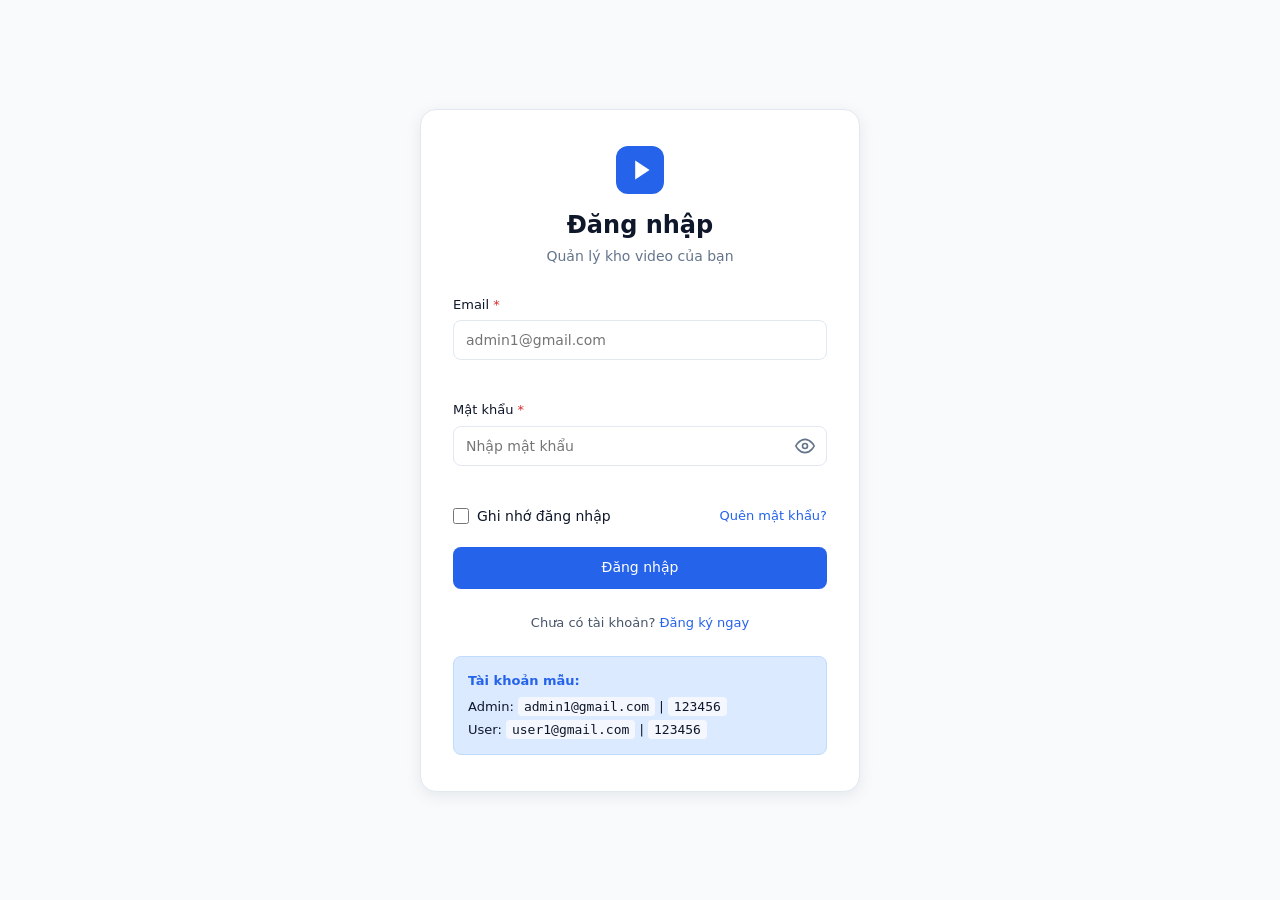
<file: index.html>
<!DOCTYPE html>
<html lang="vi">
<head>
  <meta charset="UTF-8">
  <title>Video Admin</title>
</head>
<body>
  <script type="module">
    import { auth } from './js/core/auth.js';
    const user = auth.currentUser();
    if (user) {
      window.location.replace('dashboard.html');
    } else {
      window.location.replace('login.html');
    }
  </script>
</body>
</html>
</file>
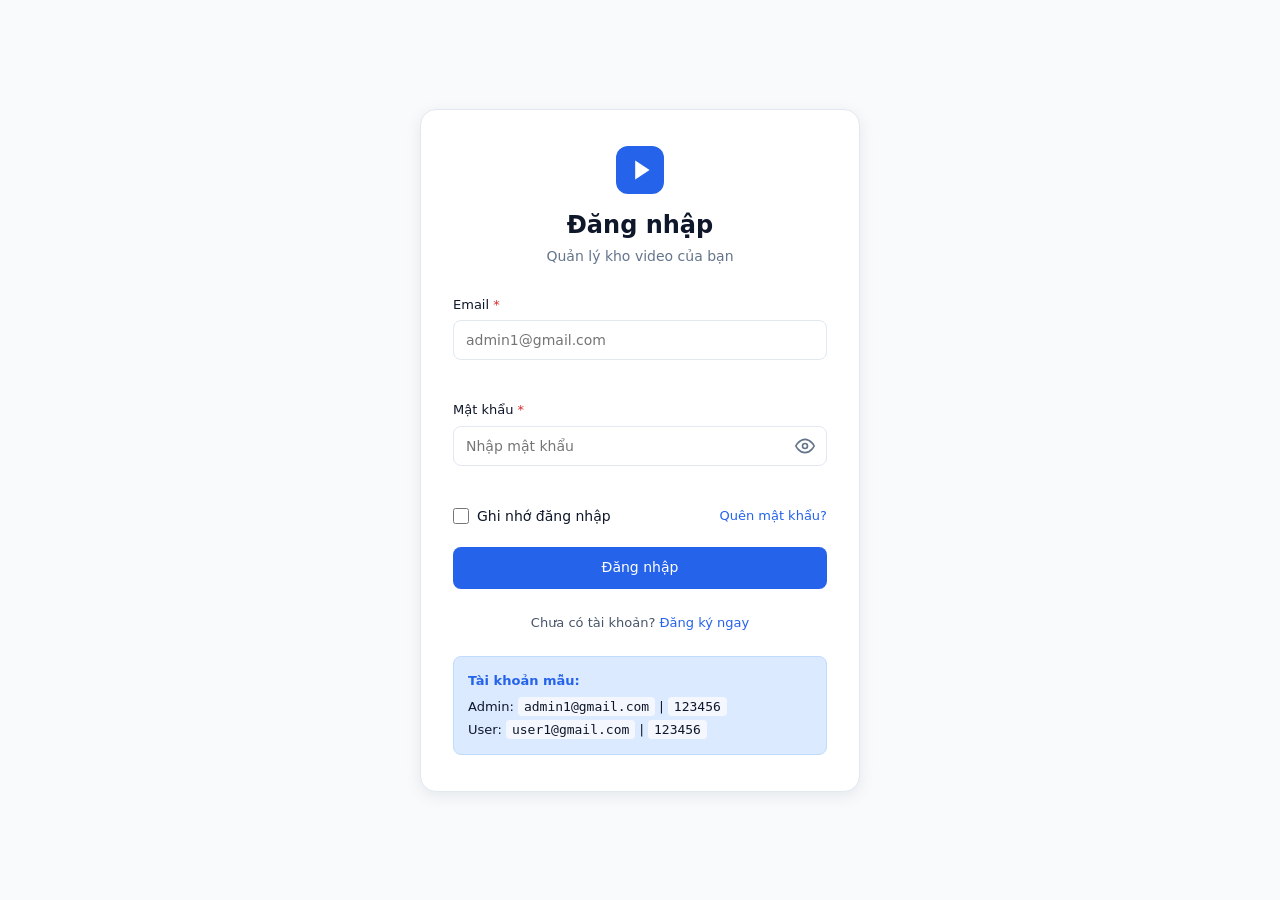
<file: categories.html>
<!DOCTYPE html>
<html lang="vi">
<head>
  <meta charset="UTF-8">
  <meta name="viewport" content="width=device-width, initial-scale=1.0">
  <title>Quản lý Danh mục - Video Admin</title>
  <link rel="stylesheet" href="css/base.css">
  <link rel="stylesheet" href="css/components.css">
  <link rel="stylesheet" href="css/layout.css">
</head>
<body>
  <div id="app-layout">
    <div class="main-wrapper">
      <main class="page-container">
        <!-- Header -->
        <div class="page-header">
          <div>
            <h1 class="page-header__title">Quản lý Danh mục</h1>
            <p class="text-secondary">Phân loại chủ đề và quản lý danh mục video</p>
          </div>
          <div class="page-header__actions">
            <button id="btn-add-category" class="btn btn--primary btn--sm">
              <svg width="16" height="16" fill="none" stroke="currentColor" stroke-width="2" viewBox="0 0 24 24"><path d="M12 4v16m8-8H4"></path></svg>
              <span>+ Thêm danh mục</span>
            </button>
          </div>
        </div>

        <!-- Filter bar -->
        <div class="filter-bar">
          <div class="filter-bar__search">
            <input type="text" id="cat-search" class="form-input" placeholder="Tìm kiếm theo tên danh mục hoặc slug...">
          </div>
        </div>

        <!-- Bảng Danh mục -->
        <div class="table-container">
          <table class="table">
            <thead>
              <tr>
                <th style="width: 70px;">ID</th>
                <th>Tên danh mục</th>
                <th>Slug</th>
                <th style="width: 130px; text-align: right;">Số video</th>
                <th style="width: 170px;">Ngày tạo</th>
                <th style="width: 150px; text-align: center;">Hành động</th>
              </tr>
            </thead>
            <tbody id="category-table-body">
              <!-- Render động -->
            </tbody>
          </table>

          <div id="cat-empty-state" class="empty-state" style="display: none;">
            <svg class="empty-state__icon" fill="none" stroke="currentColor" stroke-width="1.5" viewBox="0 0 24 24"><path d="M7 7h.01M7 3h5c.512 0 1.024.195 1.414.586l7 7a2 2 0 010 2.828l-7 7a2 2 0 01-2.828 0l-7-7A1.994 1.994 0 013 12V7a4 4 0 014-4z"></path></svg>
            <h4 class="empty-state__title">Không có danh mục nào</h4>
            <p class="empty-state__desc">Bấm nút "+ Thêm danh mục" để tạo mới danh mục đầu tiên.</p>
          </div>
        </div>
      </main>
    </div>
  </div>

  <!-- Modal Thêm / Sửa Danh mục -->
  <div id="category-modal" class="modal-overlay">
    <div class="modal-dialog">
      <div class="modal-header">
        <h3 class="modal-title" id="cat-modal-title">Thêm danh mục mới</h3>
        <button id="cat-modal-close" class="modal-close">&times;</button>
      </div>
      <form id="category-form" novalidate>
        <input type="hidden" id="cat-id">
        <div class="modal-body">
          <div class="form-group">
            <label for="form-cat-name" class="form-label form-label--required">Tên danh mục</label>
            <input type="text" id="form-cat-name" class="form-input" placeholder="vd: Học tập & Hướng dẫn" required>
            <div id="err-cat-name" class="form-error"></div>
          </div>

          <div class="form-group">
            <label for="form-cat-slug" class="form-label form-label--required">Slug (đường dẫn định danh)</label>
            <input type="text" id="form-cat-slug" class="form-input" placeholder="vd: hoc-tap-va-huong-dan" required>
            <div class="form-help">Tự động sinh từ tên danh mục. Bạn cũng có thể sửa lại theo ý muốn.</div>
            <div id="err-cat-slug" class="form-error"></div>
          </div>

          <div class="form-group" style="margin-bottom: 0;">
            <label for="form-cat-desc" class="form-label">Mô tả</label>
            <textarea id="form-cat-desc" class="form-textarea" placeholder="Mô tả mục đích của danh mục..."></textarea>
          </div>
        </div>

        <div class="modal-footer">
          <button type="button" id="btn-cancel-cat-modal" class="btn btn--secondary">Hủy bỏ</button>
          <button type="submit" id="btn-save-cat" class="btn btn--primary">Lưu danh mục</button>
        </div>
      </form>
    </div>
  </div>

  <div id="toast-root" class="toast-container"></div>

  <script type="module" src="js/pages/categories.js"></script>
</body>
</html>
</file>
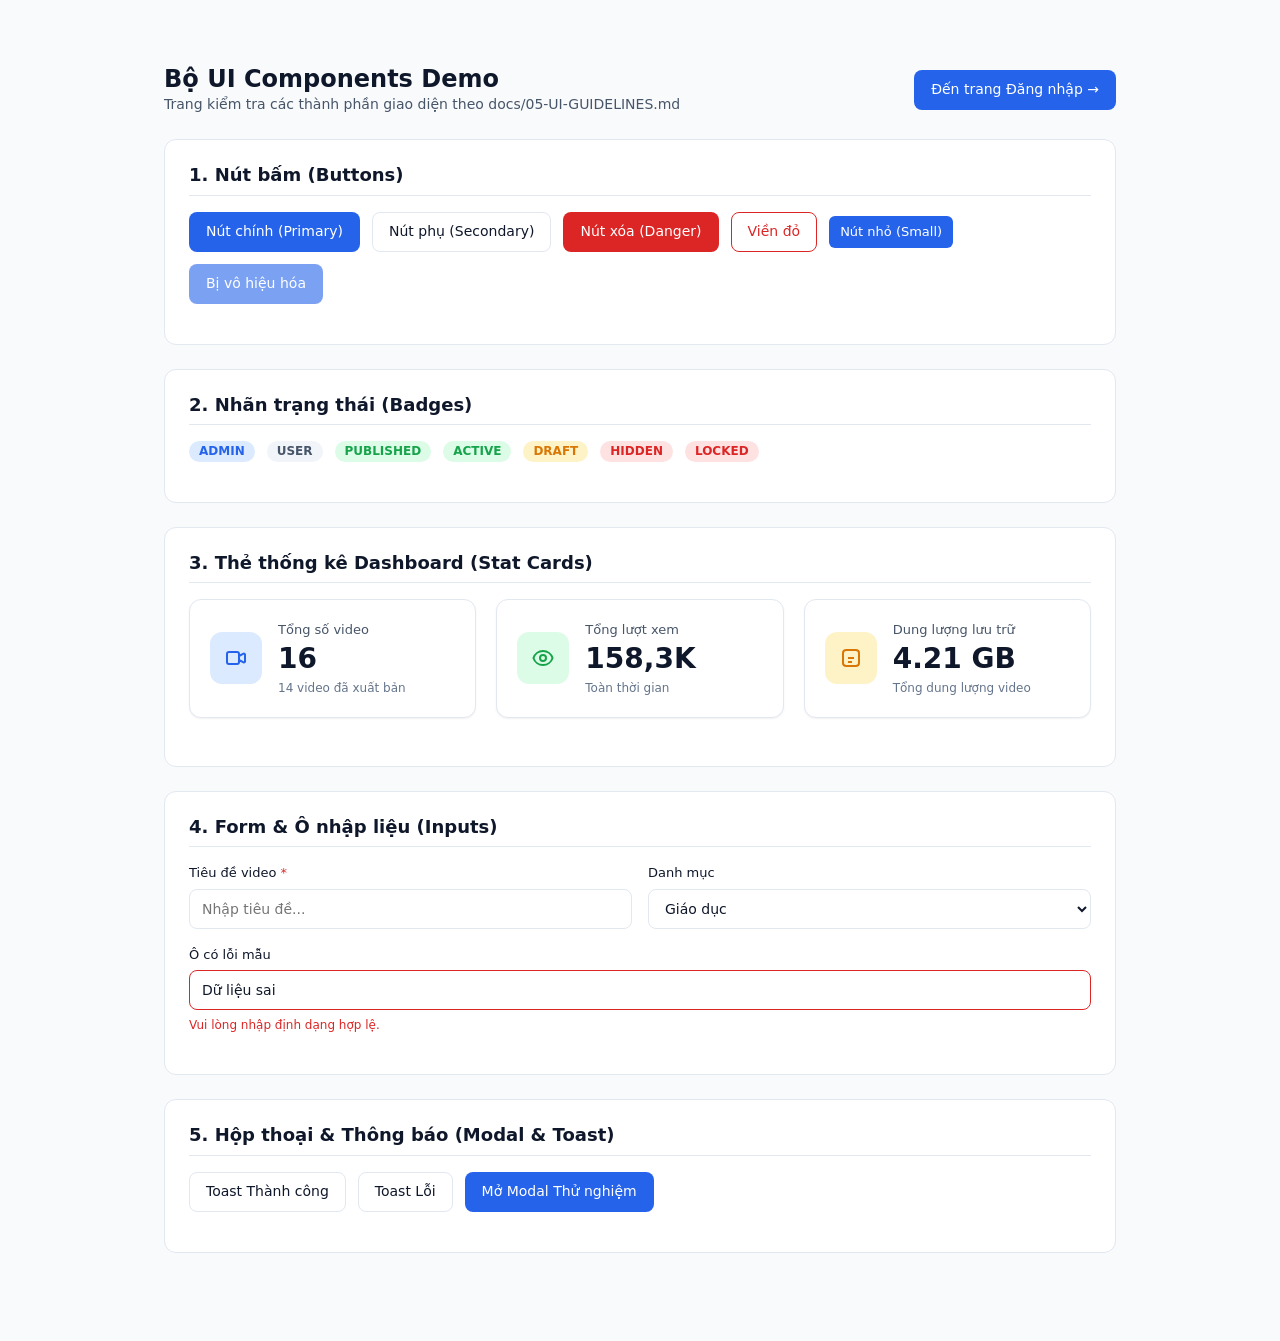
<file: components-demo.html>
<!DOCTYPE html>
<html lang="vi">
<head>
  <meta charset="UTF-8">
  <meta name="viewport" content="width=device-width, initial-scale=1.0">
  <title>UI Components Demo - Video Admin</title>
  <link rel="stylesheet" href="css/base.css">
  <link rel="stylesheet" href="css/components.css">
  <link rel="stylesheet" href="css/layout.css">
  <style>
    .demo-section {
      background: #FFFFFF;
      border: 1px solid var(--border);
      border-radius: var(--radius-md);
      padding: 24px;
      margin-bottom: 24px;
    }
    .demo-title {
      font-size: 18px;
      font-weight: 600;
      margin-bottom: 16px;
      padding-bottom: 8px;
      border-bottom: 1px solid var(--border);
    }
    .demo-row {
      display: flex;
      flex-wrap: wrap;
      gap: 12px;
      align-items: center;
      margin-bottom: 16px;
    }
  </style>
</head>
<body>
  <div class="page-container" style="max-width: 1000px; margin: 40px auto;">
    <div class="page-header">
      <div>
        <h1 class="page-header__title">Bộ UI Components Demo</h1>
        <p class="text-secondary">Trang kiểm tra các thành phần giao diện theo docs/05-UI-GUIDELINES.md</p>
      </div>
      <a href="login.html" class="btn btn--primary">Đến trang Đăng nhập &rarr;</a>
    </div>

    <!-- Buttons -->
    <div class="demo-section">
      <h2 class="demo-title">1. Nút bấm (Buttons)</h2>
      <div class="demo-row">
        <button class="btn btn--primary">Nút chính (Primary)</button>
        <button class="btn btn--secondary">Nút phụ (Secondary)</button>
        <button class="btn btn--danger">Nút xóa (Danger)</button>
        <button class="btn btn--outline-danger">Viền đỏ</button>
        <button class="btn btn--primary btn--sm">Nút nhỏ (Small)</button>
        <button class="btn btn--primary" disabled>Bị vô hiệu hóa</button>
      </div>
    </div>

    <!-- Badges -->
    <div class="demo-section">
      <h2 class="demo-title">2. Nhãn trạng thái (Badges)</h2>
      <div class="demo-row">
        <span class="badge badge--admin">ADMIN</span>
        <span class="badge badge--user">USER</span>
        <span class="badge badge--published">PUBLISHED</span>
        <span class="badge badge--active">ACTIVE</span>
        <span class="badge badge--draft">DRAFT</span>
        <span class="badge badge--hidden">HIDDEN</span>
        <span class="badge badge--locked">LOCKED</span>
      </div>
    </div>

    <!-- Stat Cards -->
    <div class="demo-section">
      <h2 class="demo-title">3. Thẻ thống kê Dashboard (Stat Cards)</h2>
      <div class="grid-stats">
        <div class="stat-card stat-card--primary">
          <div class="stat-card__icon">
            <svg width="24" height="24" fill="none" stroke="currentColor" stroke-width="2" viewBox="0 0 24 24"><path d="M15 10l4.553-2.276A1 1 0 0121 8.618v6.764a1 1 0 01-1.447.894L15 14M5 18h8a2 2 0 002-2V8a2 2 0 00-2-2H5a2 2 0 00-2 2v8a2 2 0 002 2z"></path></svg>
          </div>
          <div class="stat-card__content">
            <div class="stat-card__title">Tổng số video</div>
            <div class="stat-card__value">16</div>
            <div class="stat-card__sub">14 video đã xuất bản</div>
          </div>
        </div>

        <div class="stat-card stat-card--success">
          <div class="stat-card__icon">
            <svg width="24" height="24" fill="none" stroke="currentColor" stroke-width="2" viewBox="0 0 24 24"><path d="M15 12a3 3 0 11-6 0 3 3 0 016 0z"></path><path d="M2.458 12C3.732 7.943 7.523 5 12 5c4.478 0 8.268 2.943 9.542 7-1.274 4.057-5.064 7-9.542 7-4.477 0-8.268-2.943-9.542-7z"></path></svg>
          </div>
          <div class="stat-card__content">
            <div class="stat-card__title">Tổng lượt xem</div>
            <div class="stat-card__value">158,3K</div>
            <div class="stat-card__sub">Toàn thời gian</div>
          </div>
        </div>

        <div class="stat-card stat-card--warning">
          <div class="stat-card__icon">
            <svg width="24" height="24" fill="none" stroke="currentColor" stroke-width="2" viewBox="0 0 24 24"><path d="M4 7v10c0 2 1.5 3 3.5 3h9c2 0 3.5-1 3.5-3V7c0-2-1.5-3-3.5-3h-9C5.5 4 4 5 4 7z"></path><path d="M9 12h6m-6 4h4"></path></svg>
          </div>
          <div class="stat-card__content">
            <div class="stat-card__title">Dung lượng lưu trữ</div>
            <div class="stat-card__value">4.21 GB</div>
            <div class="stat-card__sub">Tổng dung lượng video</div>
          </div>
        </div>
      </div>
    </div>

    <!-- Inputs & Forms -->
    <div class="demo-section">
      <h2 class="demo-title">4. Form & Ô nhập liệu (Inputs)</h2>
      <div style="display: grid; grid-template-columns: 1fr 1fr; gap: 16px;">
        <div class="form-group">
          <label class="form-label form-label--required">Tiêu đề video</label>
          <input type="text" class="form-input" placeholder="Nhập tiêu đề...">
        </div>
        <div class="form-group">
          <label class="form-label">Danh mục</label>
          <select class="form-select">
            <option>Giáo dục</option>
            <option>Công nghệ</option>
            <option>Giải trí</option>
          </select>
        </div>
      </div>
      <div class="form-group">
        <label class="form-label">Ô có lỗi mẫu</label>
        <input type="text" class="form-input has-error" value="Dữ liệu sai">
        <div class="form-error">Vui lòng nhập định dạng hợp lệ.</div>
      </div>
    </div>

    <!-- Toasts & Modal Actions -->
    <div class="demo-section">
      <h2 class="demo-title">5. Hộp thoại & Thông báo (Modal & Toast)</h2>
      <div class="demo-row">
        <button id="btn-toast-success" class="btn btn--secondary">Toast Thành công</button>
        <button id="btn-toast-error" class="btn btn--secondary">Toast Lỗi</button>
        <button id="btn-open-modal" class="btn btn--primary">Mở Modal Thử nghiệm</button>
      </div>
    </div>
  </div>

  <!-- Modal mẫu -->
  <div id="demo-modal" class="modal-overlay">
    <div class="modal-dialog">
      <div class="modal-header">
        <h3 class="modal-title">Hộp thoại thử nghiệm</h3>
        <button id="demo-modal-close" class="modal-close">&times;</button>
      </div>
      <div class="modal-body">
        <p>Đây là hộp thoại modal chuẩn theo phong cách light mode. Bấm phím Esc hoặc bấm ra ngoài để đóng.</p>
      </div>
      <div class="modal-footer">
        <button id="demo-modal-cancel" class="btn btn--secondary">Hủy bỏ</button>
        <button id="demo-modal-confirm" class="btn btn--primary">Xác nhận</button>
      </div>
    </div>
  </div>

  <div id="toast-root" class="toast-container"></div>

  <script type="module">
    import { showToast } from './js/components/toast.js';

    document.getElementById('btn-toast-success').addEventListener('click', () => {
      showToast('Thao tác thành công rực rỡ!', 'success');
    });

    document.getElementById('btn-toast-error').addEventListener('click', () => {
      showToast('Đã có lỗi xảy ra. Vui lòng thử lại!', 'error');
    });

    const modal = document.getElementById('demo-modal');
    document.getElementById('btn-open-modal').addEventListener('click', () => {
      modal.classList.add('is-active');
    });
    const closeModal = () => modal.classList.remove('is-active');
    document.getElementById('demo-modal-close').addEventListener('click', closeModal);
    document.getElementById('demo-modal-cancel').addEventListener('click', closeModal);
    document.getElementById('demo-modal-confirm').addEventListener('click', () => {
      showToast('Đã bấm xác nhận!', 'info');
      closeModal();
    });
    modal.addEventListener('click', (e) => {
      if (e.target === modal) closeModal();
    });
  </script>
</body>
</html>
</file>
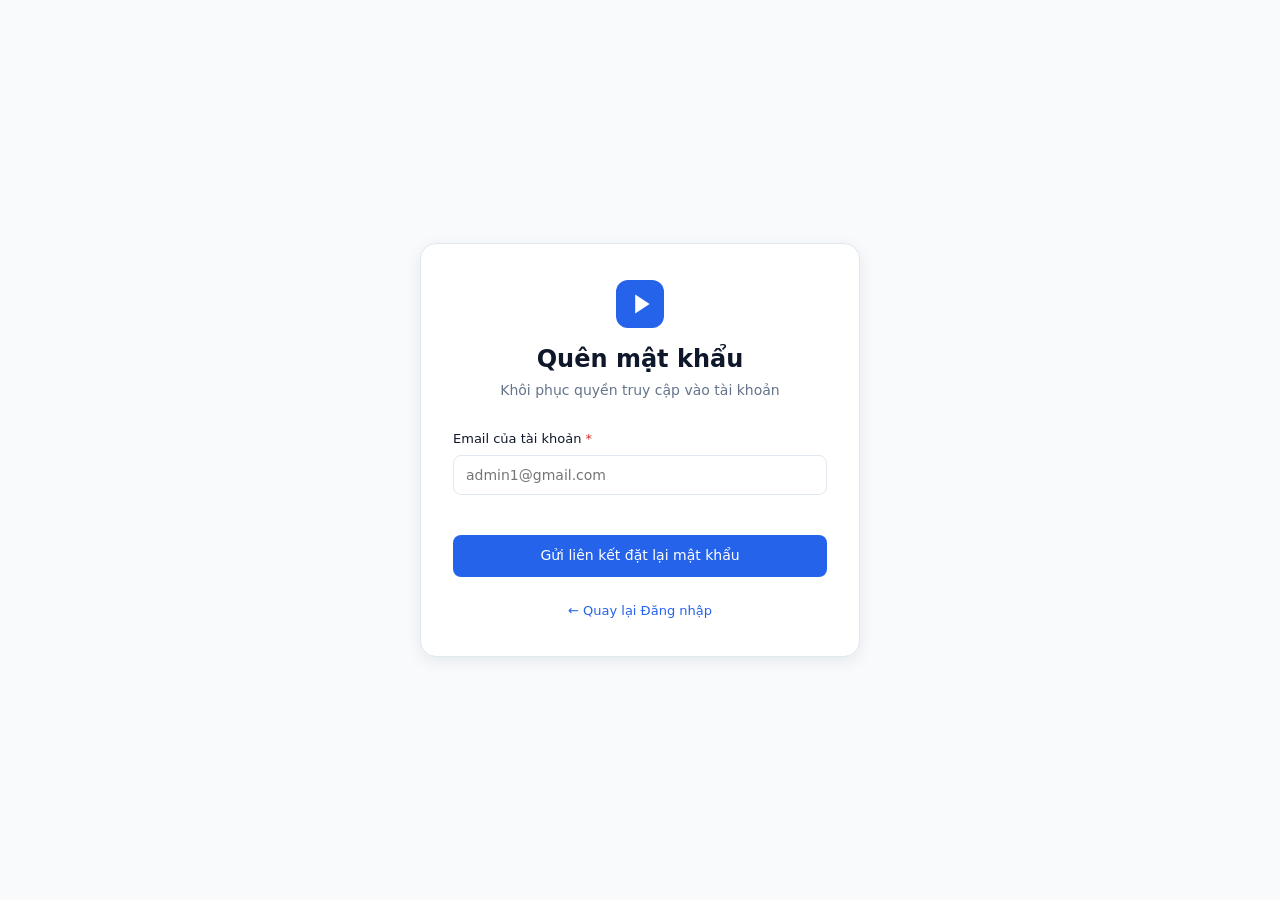
<file: forgot-password.html>
<!DOCTYPE html>
<html lang="vi">
<head>
  <meta charset="UTF-8">
  <meta name="viewport" content="width=device-width, initial-scale=1.0">
  <title>Quên mật khẩu - Video Admin</title>
  <link rel="stylesheet" href="css/base.css">
  <link rel="stylesheet" href="css/components.css">
  <link rel="stylesheet" href="css/auth.css">
</head>
<body>
  <div class="auth-wrapper">
    <div class="auth-card">
      <div class="auth-header">
        <img src="assets/img/logo.svg" alt="Video Admin Logo" class="auth-logo">
        <h1 class="auth-title" id="page-title">Quên mật khẩu</h1>
        <p class="auth-desc" id="page-desc">Khôi phục quyền truy cập vào tài khoản</p>
      </div>

      <div id="alert-box" style="display: none;"></div>

      <!-- Bước 1: Nhập email gửi link -->
      <div id="step-request">
        <form id="request-form" class="auth-form" novalidate>
          <div class="form-group">
            <label for="email" class="form-label form-label--required">Email của tài khoản</label>
            <input type="email" id="email" class="form-input" placeholder="admin1@gmail.com" required>
            <div id="email-error" class="form-error"></div>
          </div>

          <button type="submit" id="btn-request" class="btn btn--primary w-100" style="height: 42px;">
            Gửi liên kết đặt lại mật khẩu
          </button>
        </form>

        <!-- Hộp Email Giả lập hiển thị sau khi gửi -->
        <div id="simulated-email-box" class="auth-reset-box" style="display: none;">
          <div class="font-semibold text-primary" style="display: flex; align-items: center; gap: 6px; margin-bottom: 8px;">
            <svg width="18" height="18" fill="none" stroke="currentColor" stroke-width="2" viewBox="0 0 24 24"><path d="M3 8l7.89 5.26a2 2 0 002.22 0L21 8M5 19h14a2 2 0 002-2V7a2 2 0 00-2-2H5a2 2 0 00-2 2v10a2 2 0 002 2z"></path></svg>
            Hộp thư giả lập (Demo Mode)
          </div>
          <p class="text-secondary" style="font-size: 13px; margin-bottom: 12px;">
            Hệ thống đã tạo liên kết đặt lại mật khẩu (có hiệu lực trong 15 phút):
          </p>
          <div style="margin-bottom: 12px;">
            <a id="reset-link-btn" href="#" class="btn btn--primary btn--sm" style="width: 100%;">
              Đặt lại mật khẩu tại đây &rarr;
            </a>
          </div>
          <p class="text-muted" style="font-size: 11px; margin-bottom: 0;">
            * Trong môi trường thực tế, liên kết này sẽ được gửi đến hòm thư người dùng.
          </p>
        </div>
      </div>

      <!-- Bước 2: Đặt mật khẩu mới khi có token -->
      <div id="step-reset" style="display: none;">
        <form id="reset-form" class="auth-form" novalidate>
          <div class="form-group">
            <label for="new-password" class="form-label form-label--required">Mật khẩu mới</label>
            <input type="password" id="new-password" class="form-input" placeholder="Tối thiểu 6 ký tự" required autocomplete="new-password">
            <div id="new-password-error" class="form-error"></div>
          </div>

          <div class="form-group">
            <label for="confirm-new-password" class="form-label form-label--required">Nhập lại mật khẩu mới</label>
            <input type="password" id="confirm-new-password" class="form-input" placeholder="Nhập lại chính xác mật khẩu" required autocomplete="new-password">
            <div id="confirm-new-password-error" class="form-error"></div>
          </div>

          <button type="submit" id="btn-save-password" class="btn btn--primary w-100" style="height: 42px;">
            Lưu mật khẩu mới
          </button>
        </form>
      </div>

      <div class="auth-footer">
        <a href="login.html">&larr; Quay lại Đăng nhập</a>
      </div>
    </div>
  </div>

  <div id="toast-root" class="toast-container"></div>

  <script type="module" src="js/pages/forgot-password.js"></script>
</body>
</html>
</file>
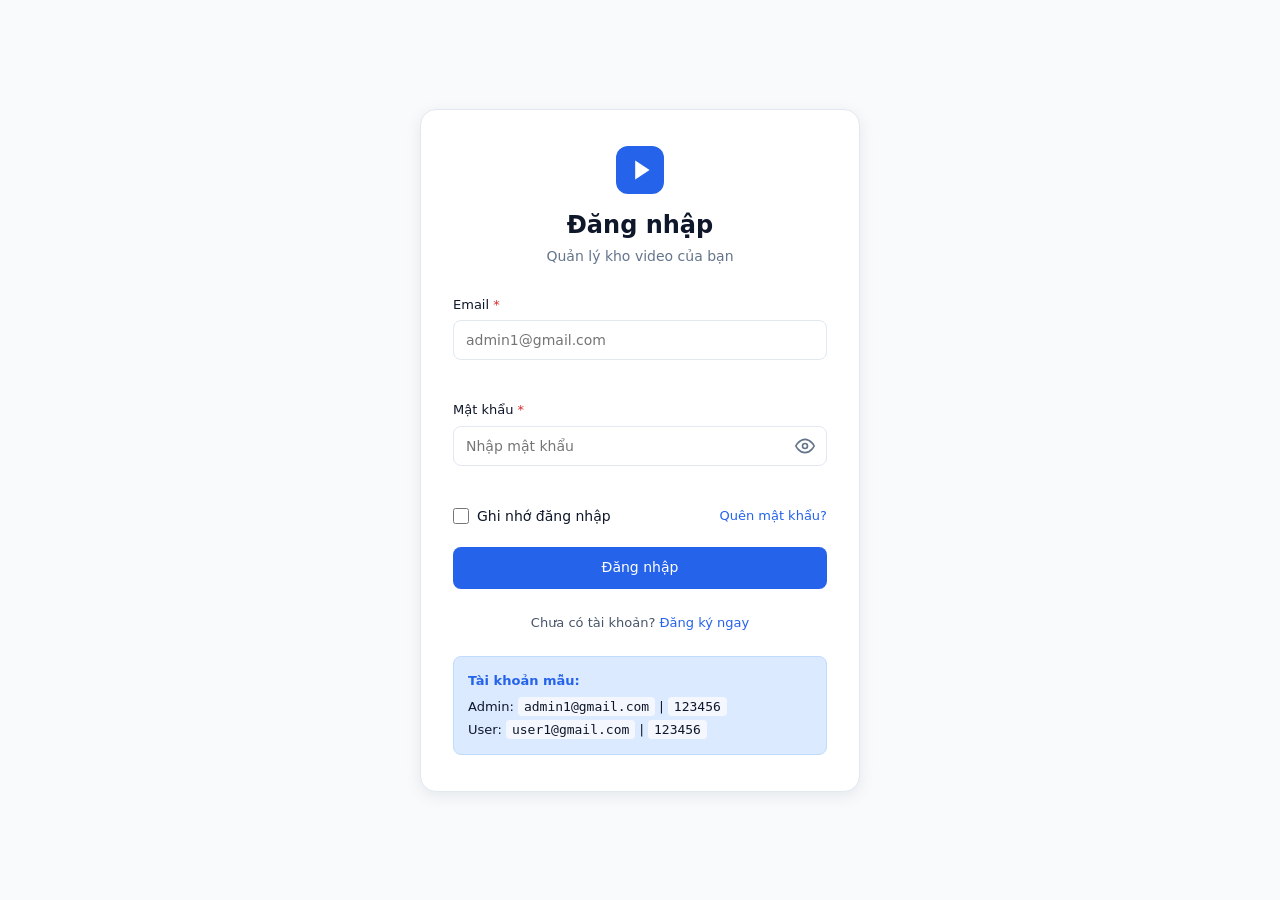
<file: login.html>
<!DOCTYPE html>
<html lang="vi">
<head>
  <meta charset="UTF-8">
  <meta name="viewport" content="width=device-width, initial-scale=1.0">
  <title>Đăng nhập - Video Admin</title>
  <link rel="stylesheet" href="css/base.css">
  <link rel="stylesheet" href="css/components.css">
  <link rel="stylesheet" href="css/auth.css">
</head>
<body>
  <div class="auth-wrapper">
    <div class="auth-card">
      <div class="auth-header">
        <img src="assets/img/logo.svg" alt="Video Admin Logo" class="auth-logo">
        <h1 class="auth-title">Đăng nhập</h1>
        <p class="auth-desc">Quản lý kho video của bạn</p>
      </div>

      <div id="alert-box" style="display: none;"></div>

      <form id="login-form" class="auth-form" novalidate>
        <div class="form-group">
          <label for="email" class="form-label form-label--required">Email</label>
          <input type="email" id="email" class="form-input" placeholder="admin1@gmail.com" required autocomplete="email">
          <div id="email-error" class="form-error"></div>
        </div>

        <div class="form-group">
          <label for="password" class="form-label form-label--required">Mật khẩu</label>
          <div class="input-icon-wrapper">
            <input type="password" id="password" class="form-input" placeholder="Nhập mật khẩu" required autocomplete="current-password">
            <button type="button" id="toggle-password" class="input-icon-btn" aria-label="Hiện/ẩn mật khẩu">
              <svg id="eye-icon" width="20" height="20" fill="none" stroke="currentColor" stroke-width="2" viewBox="0 0 24 24"><path d="M1 12s4-8 11-8 11 8 11 8-4 8-11 8-11-8-11-8z"></path><circle cx="12" cy="12" r="3"></circle></svg>
            </button>
          </div>
          <div id="password-error" class="form-error"></div>
        </div>

        <div class="auth-options">
          <label class="form-check">
            <input type="checkbox" id="remember-me">
            <span>Ghi nhớ đăng nhập</span>
          </label>
          <a href="forgot-password.html">Quên mật khẩu?</a>
        </div>

        <button type="submit" id="btn-submit" class="btn btn--primary w-100" style="height: 42px;">
          Đăng nhập
        </button>
      </form>

      <div class="auth-footer">
        Chưa có tài khoản? <a href="register.html">Đăng ký ngay</a>
      </div>

      <!-- Khung gợi ý tài khoản mẫu để thực hành -->
      <div class="auth-callout" style="margin-top: 24px; margin-bottom: 0;">
        <div class="auth-callout__title">Tài khoản mẫu:</div>
        <div>Admin: <code>admin1@gmail.com</code> | <code>123456</code></div>
        <div style="margin-top: 4px;">User: <code>user1@gmail.com</code> | <code>123456</code></div>
      </div>
    </div>
  </div>

  <div id="toast-root" class="toast-container"></div>

  <script type="module" src="js/pages/login.js"></script>
</body>
</html>
</file>
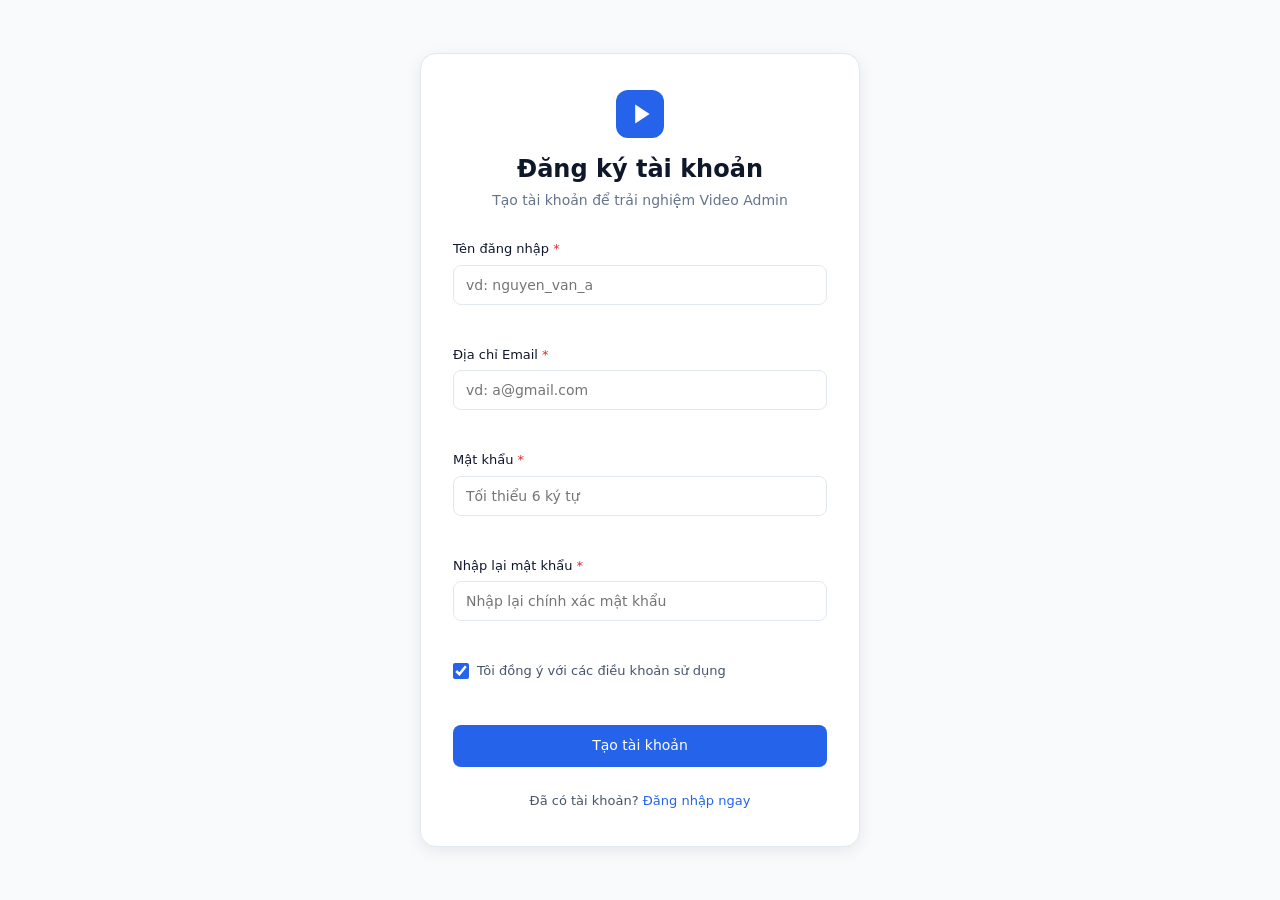
<file: register.html>
<!DOCTYPE html>
<html lang="vi">
<head>
  <meta charset="UTF-8">
  <meta name="viewport" content="width=device-width, initial-scale=1.0">
  <title>Đăng ký tài khoản - Video Admin</title>
  <link rel="stylesheet" href="css/base.css">
  <link rel="stylesheet" href="css/components.css">
  <link rel="stylesheet" href="css/auth.css">
</head>
<body>
  <div class="auth-wrapper">
    <div class="auth-card">
      <div class="auth-header">
        <img src="assets/img/logo.svg" alt="Video Admin Logo" class="auth-logo">
        <h1 class="auth-title">Đăng ký tài khoản</h1>
        <p class="auth-desc">Tạo tài khoản để trải nghiệm Video Admin</p>
      </div>

      <div id="alert-box" style="display: none;"></div>

      <form id="register-form" class="auth-form" novalidate>
        <div class="form-group">
          <label for="username" class="form-label form-label--required">Tên đăng nhập</label>
          <input type="text" id="username" class="form-input" placeholder="vd: nguyen_van_a" required autocomplete="username">
          <div id="username-error" class="form-error"></div>
        </div>

        <div class="form-group">
          <label for="email" class="form-label form-label--required">Địa chỉ Email</label>
          <input type="email" id="email" class="form-input" placeholder="vd: a@gmail.com" required autocomplete="email">
          <div id="email-error" class="form-error"></div>
        </div>

        <div class="form-group">
          <label for="password" class="form-label form-label--required">Mật khẩu</label>
          <input type="password" id="password" class="form-input" placeholder="Tối thiểu 6 ký tự" required autocomplete="new-password">
          <div id="password-error" class="form-error"></div>
        </div>

        <div class="form-group">
          <label for="confirm-password" class="form-label form-label--required">Nhập lại mật khẩu</label>
          <input type="password" id="confirm-password" class="form-input" placeholder="Nhập lại chính xác mật khẩu" required autocomplete="new-password">
          <div id="confirm-password-error" class="form-error"></div>
        </div>

        <div class="form-group" style="margin-bottom: 20px;">
          <label class="form-check">
            <input type="checkbox" id="terms-agree" checked>
            <span style="font-size: 13px; color: var(--text-secondary);">Tôi đồng ý với các điều khoản sử dụng</span>
          </label>
          <div id="terms-error" class="form-error"></div>
        </div>

        <button type="submit" id="btn-submit" class="btn btn--primary w-100" style="height: 42px;">
          Tạo tài khoản
        </button>
      </form>

      <div class="auth-footer">
        Đã có tài khoản? <a href="login.html">Đăng nhập ngay</a>
      </div>
    </div>
  </div>

  <div id="toast-root" class="toast-container"></div>

  <script type="module" src="js/pages/register.js"></script>
</body>
</html>
</file>
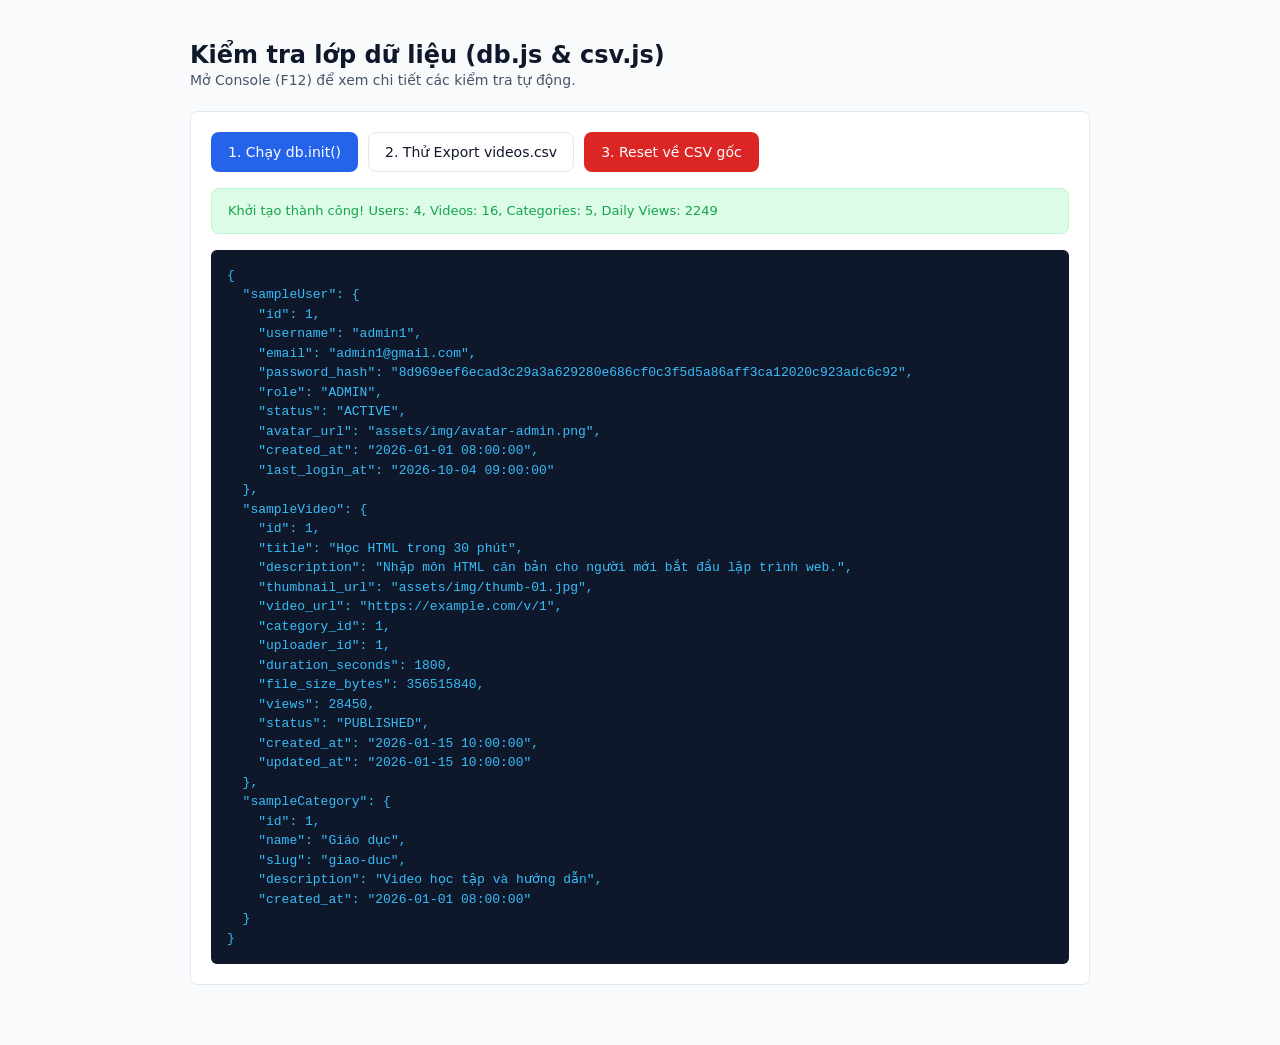
<file: test-db.html>
<!DOCTYPE html>
<html lang="vi">
<head>
  <meta charset="UTF-8">
  <title>Test Database & CSV - Video Admin</title>
  <link rel="stylesheet" href="css/base.css">
  <link rel="stylesheet" href="css/components.css">
  <style>
    body { padding: 40px; }
    .box { background: #fff; padding: 20px; border-radius: 8px; border: 1px solid var(--border); margin-bottom: 20px; }
    pre { background: #0f172a; color: #38bdf8; padding: 16px; border-radius: 6px; overflow-x: auto; font-size: 13px; }
  </style>
</head>
<body>
  <div style="max-width: 900px; margin: 0 auto;">
    <h1>Kiểm tra lớp dữ liệu (db.js & csv.js)</h1>
    <p class="text-secondary" style="margin-bottom: 20px;">Mở Console (F12) để xem chi tiết các kiểm tra tự động.</p>

    <div class="box">
      <div style="display: flex; gap: 10px; margin-bottom: 16px;">
        <button id="btn-init" class="btn btn--primary">1. Chạy db.init()</button>
        <button id="btn-export-videos" class="btn btn--secondary">2. Thử Export videos.csv</button>
        <button id="btn-reset" class="btn btn--danger">3. Reset về CSV gốc</button>
      </div>
      <div id="output-status" class="alert alert--info">Đang chờ bạn bấm kiểm tra...</div>
      <pre id="output-json">// Dữ liệu hiển thị ở đây</pre>
    </div>
  </div>

  <script type="module">
    import { db } from './js/core/db.js';
    import * as csv from './js/core/csv.js';

    window.db = db;
    window.csv = csv;

    const statusEl = document.getElementById('output-status');
    const jsonEl = document.getElementById('output-json');

    async function runTest() {
      try {
        statusEl.className = 'alert alert--info';
        statusEl.textContent = 'Đang khởi tạo cơ sở dữ liệu...';
        await db.init();
        const users = db.getAll('users');
        const videos = db.getAll('videos');
        const categories = db.getAll('video_categories');
        const views = db.getAll('video_views_daily');

        statusEl.className = 'alert alert--success';
        statusEl.textContent = `Khởi tạo thành công! Users: ${users.length}, Videos: ${videos.length}, Categories: ${categories.length}, Daily Views: ${views.length}`;
        
        jsonEl.textContent = JSON.stringify({
          sampleUser: users[0],
          sampleVideo: videos[0],
          sampleCategory: categories[0]
        }, null, 2);

        console.log('--- TEST DB ---');
        console.log('Users:', users);
        console.log('Videos:', videos);
        console.log('Categories:', categories);
        console.log('Daily Views count:', views.length);
      } catch (err) {
        statusEl.className = 'alert alert--danger';
        statusEl.textContent = 'Lỗi: ' + err.message;
        console.error(err);
      }
    }

    document.getElementById('btn-init').addEventListener('click', runTest);

    document.getElementById('btn-export-videos').addEventListener('click', () => {
      db.exportCsv('videos');
    });

    document.getElementById('btn-reset').addEventListener('click', async () => {
      if (confirm('Bạn có chắc muốn xóa localStorage và nạp lại từ file CSV gốc?')) {
        await db.reset();
        await runTest();
      }
    });

    // Tự động chạy lần đầu
    runTest();
  </script>
</body>
</html>
</file>
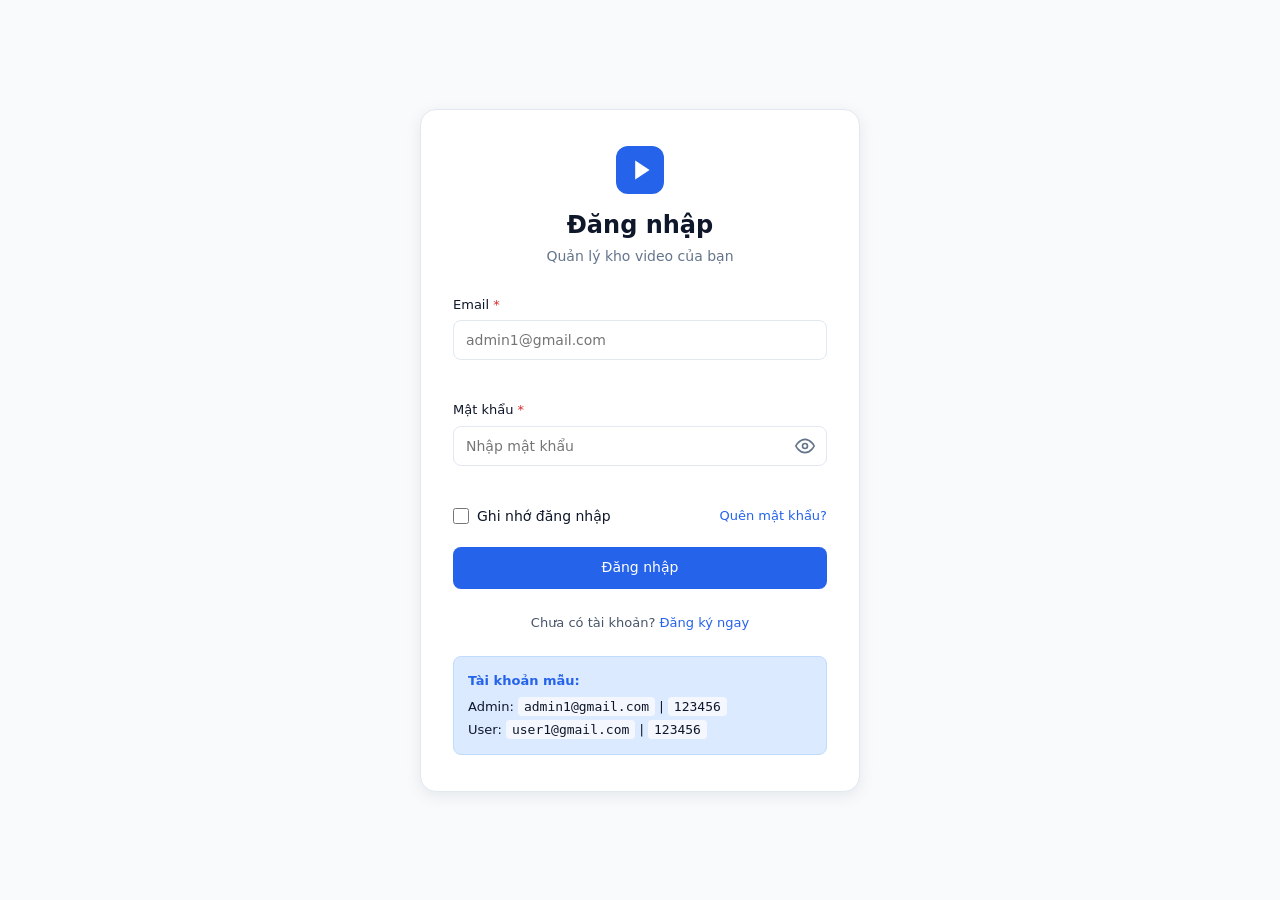
<file: users.html>
<!DOCTYPE html>
<html lang="vi">
<head>
  <meta charset="UTF-8">
  <meta name="viewport" content="width=device-width, initial-scale=1.0">
  <title>Quản lý Người dùng - Video Admin</title>
  <link rel="stylesheet" href="css/base.css">
  <link rel="stylesheet" href="css/components.css">
  <link rel="stylesheet" href="css/layout.css">
</head>
<body>
  <div id="app-layout">
    <div class="main-wrapper">
      <main class="page-container">
        <!-- Header -->
        <div class="page-header">
          <div>
            <h1 class="page-header__title">Quản lý Người dùng</h1>
            <p class="text-secondary">Phân quyền, tài khoản và trạng thái hoạt động trong hệ thống</p>
          </div>
          <div class="page-header__actions">
            <button id="btn-add-user" class="btn btn--primary btn--sm">
              <svg width="16" height="16" fill="none" stroke="currentColor" stroke-width="2" viewBox="0 0 24 24"><path d="M18 9v3m0 0v3m0-3h3m-3 0h-3m-2-5a4 4 0 11-8 0 4 4 0 018 0zM3 20a6 6 0 0112 0v1H3v-1z"></path></svg>
              <span>+ Thêm người dùng</span>
            </button>
          </div>
        </div>

        <!-- Filter bar -->
        <div class="filter-bar">
          <div class="filter-bar__search">
            <input type="text" id="user-search" class="form-input" placeholder="Tìm theo username hoặc email...">
          </div>
          <div class="filter-bar__actions">
            <select id="user-role-filter" class="form-select" style="min-width: 140px;">
              <option value="">Tất cả vai trò</option>
              <option value="ADMIN">ADMIN</option>
              <option value="USER">USER</option>
            </select>

            <select id="user-status-filter" class="form-select" style="min-width: 150px;">
              <option value="">Tất cả trạng thái</option>
              <option value="ACTIVE">ACTIVE (Hoạt động)</option>
              <option value="LOCKED">LOCKED (Đã khóa)</option>
            </select>
          </div>
        </div>

        <!-- Bảng Users -->
        <div class="table-container">
          <table class="table">
            <thead>
              <tr>
                <th style="width: 70px;">ID</th>
                <th>Người dùng</th>
                <th>Email</th>
                <th style="width: 110px;">Vai trò</th>
                <th style="width: 120px;">Trạng thái</th>
                <th style="width: 160px;">Ngày tạo</th>
                <th style="width: 180px; text-align: center;">Hành động</th>
              </tr>
            </thead>
            <tbody id="user-table-body">
              <!-- Render động -->
            </tbody>
          </table>

          <div id="user-empty-state" class="empty-state" style="display: none;">
            <svg class="empty-state__icon" fill="none" stroke="currentColor" stroke-width="1.5" viewBox="0 0 24 24"><path d="M12 4.354a4 4 0 110 5.292M15 21H3v-1a6 6 0 0112 0v1zm0 0h6v-1a6 6 0 00-9-5.197M13 7a4 4 0 11-8 0 4 4 0 018 0z"></path></svg>
            <h4 class="empty-state__title">Không tìm thấy người dùng nào</h4>
            <p class="empty-state__desc">Thử tìm kiếm với từ khóa khác.</p>
          </div>
        </div>
      </main>
    </div>
  </div>

  <!-- Modal Thêm Người dùng mới -->
  <div id="add-user-modal" class="modal-overlay">
    <div class="modal-dialog">
      <div class="modal-header">
        <h3 class="modal-title">Thêm người dùng mới</h3>
        <button id="add-user-close" class="modal-close">&times;</button>
      </div>
      <form id="add-user-form" novalidate>
        <div class="modal-body">
          <div class="form-group">
            <label for="new-u-username" class="form-label form-label--required">Tên đăng nhập</label>
            <input type="text" id="new-u-username" class="form-input" placeholder="nguyen_van_a" required>
            <div id="err-new-u-username" class="form-error"></div>
          </div>

          <div class="form-group">
            <label for="new-u-email" class="form-label form-label--required">Email</label>
            <input type="email" id="new-u-email" class="form-input" placeholder="a@gmail.com" required>
            <div id="err-new-u-email" class="form-error"></div>
          </div>

          <div class="form-group">
            <label for="new-u-password" class="form-label form-label--required">Mật khẩu ban đầu</label>
            <input type="password" id="new-u-password" class="form-input" placeholder="Tối thiểu 6 ký tự" required>
            <div id="err-new-u-password" class="form-error"></div>
          </div>

          <div style="display: grid; grid-template-columns: 1fr 1fr; gap: 14px;">
            <div class="form-group">
              <label for="new-u-role" class="form-label">Vai trò</label>
              <select id="new-u-role" class="form-select">
                <option value="USER">USER</option>
                <option value="ADMIN">ADMIN</option>
              </select>
            </div>

            <div class="form-group">
              <label for="new-u-status" class="form-label">Trạng thái</label>
              <select id="new-u-status" class="form-select">
                <option value="ACTIVE">ACTIVE</option>
                <option value="LOCKED">LOCKED</option>
              </select>
            </div>
          </div>
        </div>
        <div class="modal-footer">
          <button type="button" id="btn-cancel-add-user" class="btn btn--secondary">Hủy bỏ</button>
          <button type="submit" id="btn-submit-add-user" class="btn btn--primary">Thêm tài khoản</button>
        </div>
      </form>
    </div>
  </div>

  <!-- Modal Chỉnh sửa Người dùng -->
  <div id="edit-user-modal" class="modal-overlay">
    <div class="modal-dialog">
      <div class="modal-header">
        <h3 class="modal-title" id="edit-user-title">Chỉnh sửa người dùng</h3>
        <button id="edit-user-close" class="modal-close">&times;</button>
      </div>
      <form id="edit-user-form" novalidate>
        <input type="hidden" id="edit-u-id">
        <div class="modal-body">
          <div class="form-group">
            <label class="form-label">Tên đăng nhập</label>
            <input type="text" id="edit-u-username" class="form-input" disabled style="background-color: var(--bg-hover);">
          </div>

          <div class="form-group">
            <label class="form-label">Email</label>
            <input type="text" id="edit-u-email" class="form-input" disabled style="background-color: var(--bg-hover);">
          </div>

          <div style="display: grid; grid-template-columns: 1fr 1fr; gap: 14px;">
            <div class="form-group">
              <label for="edit-u-role" class="form-label form-label--required">Vai trò</label>
              <select id="edit-u-role" class="form-select">
                <option value="USER">USER</option>
                <option value="ADMIN">ADMIN</option>
              </select>
            </div>

            <div class="form-group">
              <label for="edit-u-status" class="form-label form-label--required">Trạng thái</label>
              <select id="edit-u-status" class="form-select">
                <option value="ACTIVE">ACTIVE</option>
                <option value="LOCKED">LOCKED</option>
              </select>
            </div>
          </div>

          <hr style="border: 0; border-top: 1px solid var(--border); margin: 16px 0;">

          <div class="form-group" style="margin-bottom: 0;">
            <label for="edit-u-reset-pass" class="form-label">Đặt lại mật khẩu mới (Tùy chọn)</label>
            <input type="password" id="edit-u-reset-pass" class="form-input" placeholder="Để trống nếu giữ nguyên mật khẩu cũ">
            <div id="err-edit-u-pass" class="form-error"></div>
          </div>
        </div>
        <div class="modal-footer">
          <button type="button" id="btn-cancel-edit-user" class="btn btn--secondary">Hủy bỏ</button>
          <button type="submit" id="btn-submit-edit-user" class="btn btn--primary">Lưu thay đổi</button>
        </div>
      </form>
    </div>
  </div>

  <div id="toast-root" class="toast-container"></div>

  <script type="module" src="js/pages/users.js"></script>
</body>
</html>
</file>
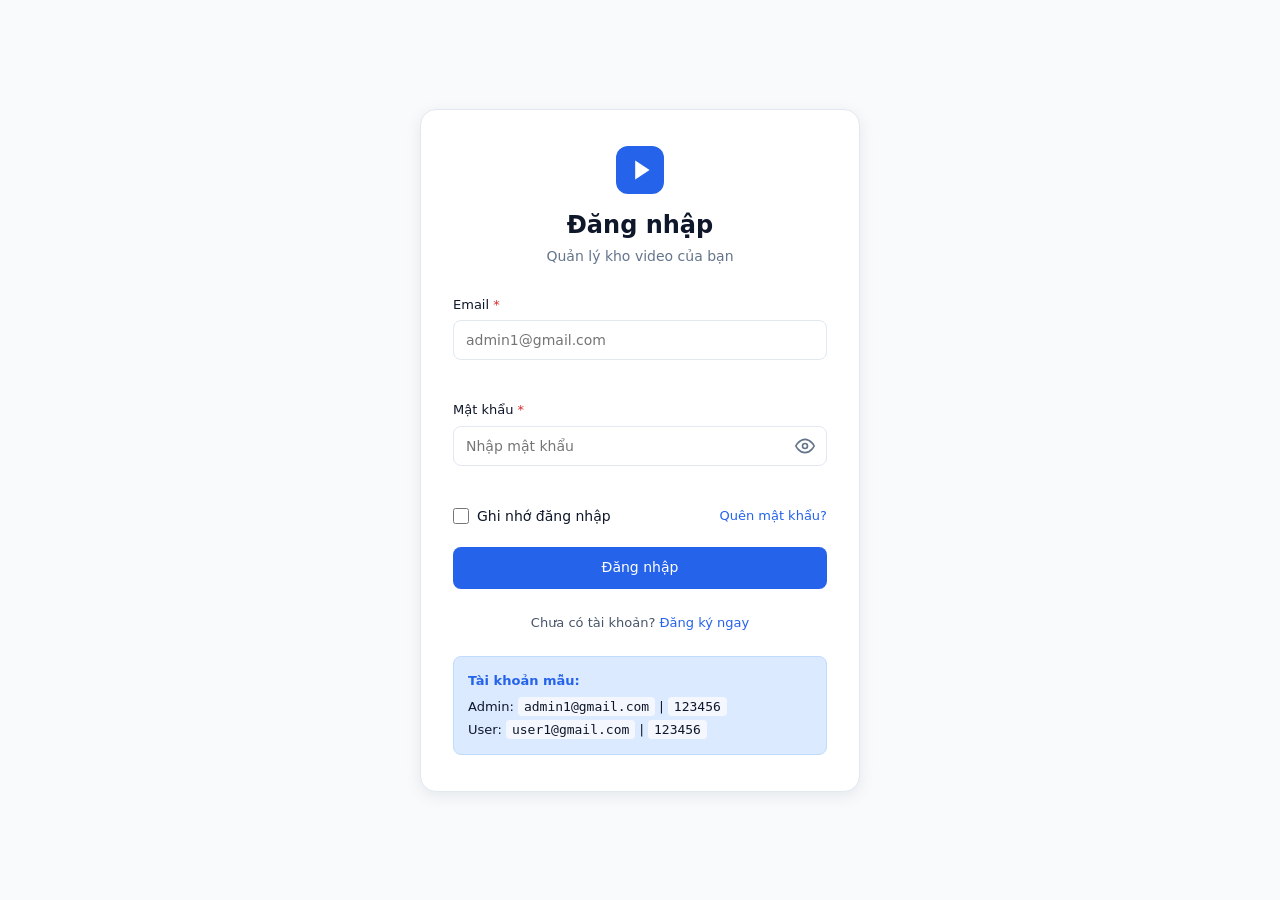
<file: videos.html>
<!DOCTYPE html>
<html lang="vi">
<head>
  <meta charset="UTF-8">
  <meta name="viewport" content="width=device-width, initial-scale=1.0">
  <title>Quản lý Video - Video Admin</title>
  <link rel="stylesheet" href="css/base.css">
  <link rel="stylesheet" href="css/components.css">
  <link rel="stylesheet" href="css/layout.css">
</head>
<body>
  <div id="app-layout">
    <div class="main-wrapper">
      <main class="page-container">
        <!-- Header trang -->
        <div class="page-header">
          <div>
            <h1 class="page-header__title">Quản lý Video</h1>
            <p class="text-secondary">Danh sách và thông tin chi tiết các video trong hệ thống</p>
          </div>
          <div class="page-header__actions" id="admin-actions" style="display: none;">
            <button id="btn-export-csv" class="btn btn--secondary btn--sm">
              <svg width="16" height="16" fill="none" stroke="currentColor" stroke-width="2" viewBox="0 0 24 24"><path d="M4 16v1a3 3 0 003 3h10a3 3 0 003-3v-1m-4-4l-4 4m0 0l-4-4m4 4V4"></path></svg>
              <span>Export CSV</span>
            </button>
            <button id="btn-add-video" class="btn btn--primary btn--sm">
              <svg width="16" height="16" fill="none" stroke="currentColor" stroke-width="2" viewBox="0 0 24 24"><path d="M12 4v16m8-8H4"></path></svg>
              <span>+ Thêm video</span>
            </button>
          </div>
        </div>

        <!-- Thanh lọc & tìm kiếm -->
        <div class="filter-bar">
          <div class="filter-bar__search">
            <input type="text" id="search-input" class="form-input" placeholder="Tìm kiếm theo tiêu đề video (không dấu)...">
          </div>
          <div class="filter-bar__actions">
            <select id="filter-category" class="form-select" style="min-width: 150px;">
              <option value="">Tất cả danh mục</option>
            </select>

            <select id="filter-status" class="form-select" style="min-width: 140px;">
              <option value="">Tất cả trạng thái</option>
              <option value="PUBLISHED">PUBLISHED</option>
              <option value="DRAFT">DRAFT</option>
              <option value="HIDDEN">HIDDEN</option>
            </select>

            <select id="sort-select" class="form-select" style="min-width: 170px;">
              <option value="newest">Mới nhất</option>
              <option value="oldest">Cũ nhất</option>
              <option value="views-desc">Nhiều view nhất</option>
              <option value="views-asc">Ít view nhất</option>
              <option value="title-az">Tiêu đề A–Z</option>
            </select>
          </div>
        </div>

        <!-- Khung bảng danh sách -->
        <div class="table-container">
          <table class="table" id="video-table">
            <thead>
              <tr>
                <th style="width: 70px;">ID</th>
                <th style="width: 120px;">Thumbnail</th>
                <th>Title</th>
                <th style="width: 140px; text-align: right;">Views</th>
                <th id="th-action" style="width: 150px; text-align: center;">Action</th>
              </tr>
            </thead>
            <tbody id="video-table-body">
              <!-- Sẽ render động -->
            </tbody>
          </table>

          <!-- Trạng thái trống -->
          <div id="table-empty-state" class="empty-state" style="display: none;">
            <svg class="empty-state__icon" fill="none" stroke="currentColor" stroke-width="1.5" viewBox="0 0 24 24"><path d="M15 10l4.553-2.276A1 1 0 0121 8.618v6.764a1 1 0 01-1.447.894L15 14M5 18h8a2 2 0 002-2V8a2 2 0 00-2-2H5a2 2 0 00-2 2v8a2 2 0 002 2z"></path></svg>
            <h4 class="empty-state__title">Không tìm thấy video nào</h4>
            <p class="empty-state__desc">Thử thay đổi từ khóa tìm kiếm hoặc bỏ các bộ lọc để xem kết quả.</p>
          </div>

          <!-- Thanh phân trang 10 dòng/trang -->
          <div class="pagination" id="table-pagination">
            <div class="pagination__info" id="pagination-info">
              Đang tải dữ liệu...
            </div>
            <div class="pagination__controls" id="pagination-controls">
              <!-- Nút trang -->
            </div>
          </div>
        </div>
      </main>
    </div>
  </div>

  <!-- Modal Thêm / Sửa Video (Chỉ ADMIN) -->
  <div id="video-modal" class="modal-overlay">
    <div class="modal-dialog" style="max-width: 620px;">
      <div class="modal-header">
        <h3 class="modal-title" id="video-modal-title">Thêm video mới</h3>
        <button id="video-modal-close" class="modal-close">&times;</button>
      </div>
      <form id="video-form" novalidate>
        <input type="hidden" id="video-id">
        <div class="modal-body" style="max-height: 70vh;">
          <div class="form-group">
            <label for="form-video-title" class="form-label form-label--required">Tiêu đề video</label>
            <input type="text" id="form-video-title" class="form-input" placeholder="Từ 3 đến 150 ký tự" required>
            <div id="err-video-title" class="form-error"></div>
          </div>

          <div style="display: grid; grid-template-columns: 1fr 1fr; gap: 14px;">
            <div class="form-group">
              <label for="form-video-category" class="form-label form-label--required">Danh mục</label>
              <select id="form-video-category" class="form-select" required>
                <!-- Đổ danh mục động -->
              </select>
              <div id="err-video-category" class="form-error"></div>
            </div>

            <div class="form-group">
              <label for="form-video-status" class="form-label">Trạng thái</label>
              <select id="form-video-status" class="form-select">
                <option value="PUBLISHED">PUBLISHED</option>
                <option value="DRAFT">DRAFT</option>
                <option value="HIDDEN">HIDDEN</option>
              </select>
            </div>
          </div>

          <div class="form-group">
            <label for="form-video-desc" class="form-label">Mô tả</label>
            <textarea id="form-video-desc" class="form-textarea" placeholder="Mô tả nội dung video..."></textarea>
          </div>

          <div class="form-group">
            <label for="form-video-thumb" class="form-label">Thumbnail URL</label>
            <div style="display: flex; gap: 12px; align-items: flex-start;">
              <div style="flex: 1;">
                <input type="text" id="form-video-thumb" class="form-input" placeholder="assets/img/thumb-01.jpg hoặc link web">
                <div class="form-help">Xem trước ảnh bên cạnh. Có thể dùng đường dẫn ảnh hoặc link ngoài.</div>
              </div>
              <img id="thumb-preview" src="assets/img/thumb-placeholder.jpg" alt="Preview" class="table-thumbnail" style="width: 96px; height: 54px; flex-shrink: 0;">
            </div>
          </div>

          <div class="form-group">
            <label for="form-video-url" class="form-label">Video URL</label>
            <input type="text" id="form-video-url" class="form-input" placeholder="https://example.com/v/1">
          </div>

          <div style="display: grid; grid-template-columns: 1fr 1fr; gap: 14px;">
            <div class="form-group">
              <label for="form-video-duration" class="form-label">Thời lượng (giây)</label>
              <input type="number" id="form-video-duration" class="form-input" min="0" placeholder="vd: 1800">
            </div>

            <div class="form-group">
              <label for="form-video-size-mb" class="form-label">Dung lượng file (MB)</label>
              <input type="number" id="form-video-size-mb" class="form-input" min="0" step="0.1" placeholder="vd: 250">
              <div class="form-help">Tự động quy đổi sang bytes khi lưu</div>
            </div>
          </div>

          <!-- Lượt xem chỉ hiện khi sửa -->
          <div class="form-group" id="form-group-views" style="display: none;">
            <label for="form-video-views" class="form-label">Lượt xem (Views)</label>
            <input type="number" id="form-video-views" class="form-input" min="0">
          </div>
        </div>

        <div class="modal-footer">
          <button type="button" id="btn-cancel-modal" class="btn btn--secondary">Hủy bỏ</button>
          <button type="submit" id="btn-save-video" class="btn btn--primary">Lưu thông tin</button>
        </div>
      </form>
    </div>
  </div>

  <div id="toast-root" class="toast-container"></div>

  <script type="module" src="js/pages/videos.js"></script>
</body>
</html>
</file>
<file: css/base.css>
/* ==========================================================================
   Base CSS - Biến màu, CSS Reset, Typography theo docs/05-UI-GUIDELINES.md
   ========================================================================== */

:root {
  /* Nền */
  --bg-page: #F8FAFC;       /* nền toàn trang */
  --bg-surface: #FFFFFF;    /* thẻ, bảng, modal, sidebar */
  --bg-hover: #F1F5F9;

  /* Chữ */
  --text-primary: #0F172A;
  --text-secondary: #475569;
  --text-muted: #64748B;

  /* Viền */
  --border: #E2E8F0;

  /* Màu chính */
  --primary: #2563EB;
  --primary-hover: #1D4ED8;
  --primary-soft: #DBEAFE;

  /* Trạng thái */
  --success: #16A34A;
  --success-soft: #DCFCE7;
  --warning: #D97706;
  --warning-soft: #FEF3C7;
  --danger:  #DC2626;
  --danger-soft:  #FEE2E2;

  /* Hình khối & Bóng */
  --radius-sm: 8px;
  --radius-md: 12px;
  --radius-lg: 16px;
  --radius-full: 9999px;
  
  --shadow-sm: 0 1px 2px rgba(15, 23, 42, 0.06);
  --shadow-md: 0 4px 16px rgba(15, 23, 42, 0.08);
  --shadow-lg: 0 10px 25px -5px rgba(15, 23, 42, 0.1), 0 8px 10px -6px rgba(15, 23, 42, 0.1);

  /* Phông chữ & Kích thước */
  --font-family: 'Inter', system-ui, -apple-system, "Segoe UI", Roboto, sans-serif;
  --font-size-xs: 12px;
  --font-size-sm: 13px;
  --font-size-base: 14px;
  --font-size-md: 16px;
  --font-size-lg: 18px;
  --font-size-xl: 20px;
  --font-size-2xl: 24px;
  --font-size-3xl: 30px;

  /* Bố cục */
  --sidebar-width: 240px;
  --topbar-height: 64px;
}

/* Reset CSS */
*, *::before, *::after {
  box-sizing: border-box;
  margin: 0;
  padding: 0;
}

html {
  font-size: 16px;
  -webkit-text-size-adjust: 100%;
}

body {
  font-family: var(--font-family);
  font-size: var(--font-size-base);
  line-height: 1.5;
  color: var(--text-primary);
  background-color: var(--bg-page);
  min-height: 100vh;
  -webkit-font-smoothing: antialiased;
  -moz-osx-font-smoothing: grayscale;
}

/* Typography */
h1, h2, h3, h4, h5, h6 {
  color: var(--text-primary);
  font-weight: 600;
  line-height: 1.25;
}

h1 { font-size: var(--font-size-2xl); font-weight: 700; }
h2 { font-size: var(--font-size-xl); }
h3 { font-size: var(--font-size-lg); }
h4 { font-size: var(--font-size-md); }

p {
  color: var(--text-secondary);
}

a {
  color: var(--primary);
  text-decoration: none;
  transition: color 0.15s ease;
}

a:hover {
  color: var(--primary-hover);
  text-decoration: underline;
}

img, svg {
  vertical-align: middle;
  max-width: 100%;
}

input, button, textarea, select {
  font: inherit;
  color: inherit;
}

button {
  cursor: pointer;
  border: none;
  background: none;
}

/* Focus outline khả dụng tiếp cận */
:focus-visible {
  outline: 2px solid var(--primary);
  outline-offset: 2px;
}

/* Lớp tiện ích (Utilities) */
.text-primary { color: var(--text-primary); }
.text-secondary { color: var(--text-secondary); }
.text-muted { color: var(--text-muted); }
.text-danger { color: var(--danger); }
.text-success { color: var(--success); }
.text-warning { color: var(--warning); }

.font-bold { font-weight: 700; }
.font-semibold { font-weight: 600; }
.font-medium { font-weight: 500; }

.d-flex { display: flex; }
.d-inline-flex { display: inline-flex; }
.align-center { align-items: center; }
.justify-between { justify-content: space-between; }
.justify-center { justify-content: center; }
.justify-end { justify-content: flex-end; }
.flex-column { flex-direction: column; }
.gap-1 { gap: 4px; }
.gap-2 { gap: 8px; }
.gap-3 { gap: 12px; }
.gap-4 { gap: 16px; }
.gap-6 { gap: 24px; }

.w-100 { width: 100%; }
.text-right { text-align: right; }
.text-center { text-align: center; }
.truncate {
  overflow: hidden;
  text-overflow: ellipsis;
  white-space: nowrap;
}
.line-clamp-2 {
  display: -webkit-box;
  -webkit-line-clamp: 2;
  -webkit-box-orient: vertical;
  overflow: hidden;
}

.sr-only {
  position: absolute;
  width: 1px;
  height: 1px;
  padding: 0;
  margin: -1px;
  overflow: hidden;
  clip: rect(0, 0, 0, 0);
  white-space: nowrap;
  border: 0;
}
</file>
<file: css/components.css>
/* ==========================================================================
   Components CSS - Buttons, Inputs, Cards, Tables, Badges, Modals, Toasts
   ========================================================================== */

/* --------------------------------------------------------------------------
   Buttons
   -------------------------------------------------------------------------- */
.btn {
  display: inline-flex;
  align-items: center;
  justify-content: center;
  gap: 8px;
  height: 40px;
  padding: 0 16px;
  font-size: var(--font-size-base);
  font-weight: 500;
  border-radius: var(--radius-sm);
  border: 1px solid transparent;
  text-decoration: none;
  cursor: pointer;
  white-space: nowrap;
  transition: all 0.15s ease-in-out;
  user-select: none;
}

.btn:disabled, .btn[disabled] {
  opacity: 0.6;
  cursor: not-allowed;
  pointer-events: none;
}

.btn--primary {
  background-color: var(--primary);
  color: #FFFFFF;
}
.btn--primary:hover {
  background-color: var(--primary-hover);
  text-decoration: none;
}

.btn--secondary {
  background-color: #FFFFFF;
  border-color: var(--border);
  color: var(--text-primary);
}
.btn--secondary:hover {
  background-color: var(--bg-hover);
  border-color: #CBD5E1;
  text-decoration: none;
}

.btn--danger {
  background-color: var(--danger);
  color: #FFFFFF;
}
.btn--danger:hover {
  background-color: #B91C1C;
  text-decoration: none;
}

.btn--outline-danger {
  background-color: #FFFFFF;
  border-color: var(--danger);
  color: var(--danger);
}
.btn--outline-danger:hover {
  background-color: var(--danger-soft);
  text-decoration: none;
}

.btn--sm {
  height: 32px;
  padding: 0 10px;
  font-size: var(--font-size-sm);
  border-radius: 6px;
}

.btn--icon {
  width: 36px;
  height: 36px;
  padding: 0;
  display: inline-flex;
  align-items: center;
  justify-content: center;
  border-radius: var(--radius-sm);
  color: var(--text-secondary);
}
.btn--icon:hover {
  background-color: var(--bg-hover);
  color: var(--text-primary);
}

/* --------------------------------------------------------------------------
   Form Controls
   -------------------------------------------------------------------------- */
.form-group {
  display: flex;
  flex-direction: column;
  gap: 6px;
  margin-bottom: 16px;
}

.form-label {
  font-size: var(--font-size-sm);
  font-weight: 500;
  color: var(--text-primary);
}

.form-label--required::after {
  content: " *";
  color: var(--danger);
}

.form-input, .form-select, .form-textarea {
  width: 100%;
  height: 40px;
  padding: 8px 12px;
  font-size: var(--font-size-base);
  color: var(--text-primary);
  background-color: #FFFFFF;
  border: 1px solid var(--border);
  border-radius: var(--radius-sm);
  transition: border-color 0.15s ease, box-shadow 0.15s ease;
}

.form-textarea {
  height: auto;
  min-height: 80px;
  resize: vertical;
}

.form-input:focus, .form-select:focus, .form-textarea:focus {
  border-color: var(--primary);
  outline: none;
  box-shadow: 0 0 0 3px var(--primary-soft);
}

.form-input.has-error, .form-select.has-error, .form-textarea.has-error {
  border-color: var(--danger);
}
.form-input.has-error:focus {
  box-shadow: 0 0 0 3px var(--danger-soft);
}

.form-help {
  font-size: var(--font-size-xs);
  color: var(--text-muted);
}

.form-error {
  font-size: var(--font-size-xs);
  color: var(--danger);
  min-height: 18px;
}

.form-check {
  display: flex;
  align-items: center;
  gap: 8px;
  cursor: pointer;
  user-select: none;
  font-size: var(--font-size-base);
  color: var(--text-primary);
}

.form-check input[type="checkbox"] {
  width: 16px;
  height: 16px;
  accent-color: var(--primary);
  cursor: pointer;
}

.input-icon-wrapper {
  position: relative;
  display: flex;
  align-items: center;
}
.input-icon-wrapper .form-input {
  padding-right: 40px;
}
.input-icon-btn {
  position: absolute;
  right: 8px;
  top: 50%;
  transform: translateY(-50%);
  background: none;
  border: none;
  color: var(--text-muted);
  cursor: pointer;
  padding: 4px;
  display: flex;
  align-items: center;
  justify-content: center;
}
.input-icon-btn:hover {
  color: var(--text-primary);
}

/* --------------------------------------------------------------------------
   Cards
   -------------------------------------------------------------------------- */
.card {
  background-color: var(--bg-surface);
  border: 1px solid var(--border);
  border-radius: var(--radius-md);
  box-shadow: var(--shadow-sm);
  overflow: hidden;
}

.card__header {
  padding: 16px 20px;
  border-bottom: 1px solid var(--border);
  display: flex;
  align-items: center;
  justify-content: space-between;
}

.card__title {
  font-size: var(--font-size-md);
  font-weight: 600;
  color: var(--text-primary);
}

.card__subtitle {
  font-size: var(--font-size-xs);
  color: var(--text-muted);
  margin-top: 2px;
}

.card__body {
  padding: 20px;
}

.card__footer {
  padding: 14px 20px;
  background-color: var(--bg-page);
  border-top: 1px solid var(--border);
}

/* Stat Cards */
.stat-card {
  background-color: var(--bg-surface);
  border: 1px solid var(--border);
  border-radius: var(--radius-md);
  padding: 20px;
  box-shadow: var(--shadow-sm);
  display: flex;
  align-items: center;
  gap: 16px;
  position: relative;
  overflow: hidden;
}

.stat-card__icon {
  width: 52px;
  height: 52px;
  border-radius: var(--radius-md);
  display: flex;
  align-items: center;
  justify-content: center;
  flex-shrink: 0;
}

.stat-card--primary .stat-card__icon {
  background-color: var(--primary-soft);
  color: var(--primary);
}

.stat-card--success .stat-card__icon {
  background-color: var(--success-soft);
  color: var(--success);
}

.stat-card--warning .stat-card__icon {
  background-color: var(--warning-soft);
  color: var(--warning);
}

.stat-card__content {
  flex: 1;
  min-width: 0;
}

.stat-card__title {
  font-size: var(--font-size-sm);
  font-weight: 500;
  color: var(--text-secondary);
  margin-bottom: 4px;
}

.stat-card__value {
  font-size: 28px;
  font-weight: 700;
  color: var(--text-primary);
  line-height: 1.1;
  margin-bottom: 4px;
}

.stat-card__sub {
  font-size: var(--font-size-xs);
  color: var(--text-muted);
}

/* --------------------------------------------------------------------------
   Tables
   -------------------------------------------------------------------------- */
.table-container {
  width: 100%;
  overflow-x: auto;
  border: 1px solid var(--border);
  border-radius: var(--radius-md);
  background-color: var(--bg-surface);
  box-shadow: var(--shadow-sm);
}

.table {
  width: 100%;
  border-collapse: collapse;
  text-align: left;
  font-size: var(--font-size-base);
}

.table th {
  background-color: var(--bg-hover);
  color: var(--text-secondary);
  font-size: var(--font-size-sm);
  font-weight: 600;
  padding: 12px 16px;
  border-bottom: 1px solid var(--border);
  white-space: nowrap;
}

.table td {
  padding: 14px 16px;
  border-bottom: 1px solid var(--border);
  color: var(--text-primary);
  vertical-align: middle;
}

.table tbody tr {
  transition: background-color 0.1s ease;
}

.table tbody tr:hover {
  background-color: var(--bg-hover);
}

.table tbody tr:last-child td {
  border-bottom: none;
}

.table-thumbnail {
  width: 96px;
  height: 54px;
  object-fit: cover;
  border-radius: var(--radius-sm);
  background-color: var(--border);
  display: block;
}

/* --------------------------------------------------------------------------
   Badges
   -------------------------------------------------------------------------- */
.badge {
  display: inline-flex;
  align-items: center;
  gap: 4px;
  padding: 2px 10px;
  font-size: var(--font-size-xs);
  font-weight: 600;
  border-radius: var(--radius-full);
  line-height: 1.4;
  white-space: nowrap;
}

.badge--admin {
  background-color: var(--primary-soft);
  color: var(--primary);
}

.badge--user {
  background-color: #F1F5F9;
  color: var(--text-secondary);
}

.badge--published, .badge--active {
  background-color: var(--success-soft);
  color: var(--success);
}

.badge--draft {
  background-color: var(--warning-soft);
  color: var(--warning);
}

.badge--hidden, .badge--locked {
  background-color: var(--danger-soft);
  color: var(--danger);
}

/* --------------------------------------------------------------------------
   Modal
   -------------------------------------------------------------------------- */
.modal-overlay {
  position: fixed;
  inset: 0;
  background-color: rgba(15, 23, 42, 0.4);
  backdrop-filter: blur(2px);
  display: flex;
  align-items: center;
  justify-content: center;
  z-index: 1000;
  padding: 16px;
  opacity: 0;
  visibility: hidden;
  transition: opacity 0.2s ease, visibility 0.2s ease;
}

.modal-overlay.is-active {
  opacity: 1;
  visibility: visible;
}

.modal-dialog {
  background-color: var(--bg-surface);
  border-radius: var(--radius-lg);
  box-shadow: var(--shadow-lg);
  width: 100%;
  max-width: 560px;
  max-height: 90vh;
  display: flex;
  flex-direction: column;
  transform: translateY(12px) scale(0.98);
  transition: transform 0.2s cubic-bezier(0.16, 1, 0.3, 1);
  overflow: hidden;
}

.modal-overlay.is-active .modal-dialog {
  transform: translateY(0) scale(1);
}

.modal-header {
  padding: 16px 24px;
  border-bottom: 1px solid var(--border);
  display: flex;
  align-items: center;
  justify-content: space-between;
}

.modal-title {
  font-size: var(--font-size-lg);
  font-weight: 600;
  color: var(--text-primary);
}

.modal-close {
  background: none;
  border: none;
  color: var(--text-muted);
  cursor: pointer;
  font-size: 20px;
  line-height: 1;
  padding: 4px;
  border-radius: var(--radius-sm);
  display: flex;
  align-items: center;
  justify-content: center;
}
.modal-close:hover {
  background-color: var(--bg-hover);
  color: var(--text-primary);
}

.modal-body {
  padding: 24px;
  overflow-y: auto;
}

.modal-footer {
  padding: 16px 24px;
  border-top: 1px solid var(--border);
  background-color: var(--bg-page);
  display: flex;
  align-items: center;
  justify-content: flex-end;
  gap: 12px;
}

/* --------------------------------------------------------------------------
   Toast Notifications
   -------------------------------------------------------------------------- */
.toast-container {
  position: fixed;
  top: 20px;
  right: 20px;
  z-index: 9999;
  display: flex;
  flex-direction: column;
  gap: 10px;
  max-width: 380px;
  pointer-events: none;
}

.toast {
  pointer-events: auto;
  background-color: #FFFFFF;
  border-radius: var(--radius-sm);
  box-shadow: var(--shadow-md);
  padding: 12px 16px;
  display: flex;
  align-items: flex-start;
  gap: 12px;
  border: 1px solid var(--border);
  border-left: 4px solid var(--primary);
  animation: toastSlideIn 0.25s ease-out;
  transition: opacity 0.2s ease, transform 0.2s ease;
}

.toast--success { border-left-color: var(--success); }
.toast--error { border-left-color: var(--danger); }
.toast--warning { border-left-color: var(--warning); }
.toast--info { border-left-color: var(--primary); }

.toast__icon {
  font-size: 18px;
  flex-shrink: 0;
  margin-top: 2px;
}
.toast--success .toast__icon { color: var(--success); }
.toast--error .toast__icon { color: var(--danger); }
.toast--warning .toast__icon { color: var(--warning); }
.toast--info .toast__icon { color: var(--primary); }

.toast__content {
  flex: 1;
}

.toast__message {
  font-size: var(--font-size-sm);
  color: var(--text-primary);
  line-height: 1.4;
}

.toast__close {
  color: var(--text-muted);
  cursor: pointer;
  background: none;
  border: none;
  font-size: 16px;
  line-height: 1;
  padding: 2px;
}
.toast__close:hover {
  color: var(--text-primary);
}

@keyframes toastSlideIn {
  from {
    opacity: 0;
    transform: translateX(30px);
  }
  to {
    opacity: 1;
    transform: translateX(0);
  }
}

/* --------------------------------------------------------------------------
   UI States (Loading, Empty, Error)
   -------------------------------------------------------------------------- */
.skeleton {
  background: linear-gradient(90deg, #F1F5F9 25%, #E2E8F0 50%, #F1F5F9 75%);
  background-size: 200% 100%;
  animation: skeletonPulse 1.5s infinite;
  border-radius: var(--radius-sm);
}

@keyframes skeletonPulse {
  0% { background-position: 200% 0; }
  100% { background-position: -200% 0; }
}

.empty-state {
  text-align: center;
  padding: 48px 24px;
}

.empty-state__icon {
  width: 64px;
  height: 64px;
  margin: 0 auto 16px;
  color: var(--text-muted);
}

.empty-state__title {
  font-size: var(--font-size-md);
  font-weight: 600;
  color: var(--text-primary);
  margin-bottom: 6px;
}

.empty-state__desc {
  font-size: var(--font-size-sm);
  color: var(--text-muted);
  max-width: 360px;
  margin: 0 auto 16px;
}

.alert {
  padding: 12px 16px;
  border-radius: var(--radius-sm);
  font-size: var(--font-size-sm);
  display: flex;
  align-items: center;
  gap: 10px;
  margin-bottom: 16px;
}
.alert--danger {
  background-color: var(--danger-soft);
  color: var(--danger);
  border: 1px solid #FECACA;
}
.alert--warning {
  background-color: var(--warning-soft);
  color: var(--warning);
  border: 1px solid #FDE68A;
}
.alert--success {
  background-color: var(--success-soft);
  color: var(--success);
  border: 1px solid #BBF7D0;
}
.alert--info {
  background-color: var(--primary-soft);
  color: var(--primary);
  border: 1px solid #BFDBFE;
}

/* Phân trang */
.pagination {
  display: flex;
  align-items: center;
  justify-content: space-between;
  padding: 14px 16px;
  border-top: 1px solid var(--border);
  background-color: #FFFFFF;
}

.pagination__info {
  font-size: var(--font-size-sm);
  color: var(--text-muted);
}

.pagination__controls {
  display: flex;
  align-items: center;
  gap: 6px;
}

.pagination__btn {
  height: 32px;
  min-width: 32px;
  padding: 0 8px;
  display: inline-flex;
  align-items: center;
  justify-content: center;
  font-size: var(--font-size-sm);
  border: 1px solid var(--border);
  border-radius: var(--radius-sm);
  background-color: #FFFFFF;
  color: var(--text-primary);
  cursor: pointer;
}
.pagination__btn:hover:not(:disabled) {
  background-color: var(--bg-hover);
}
.pagination__btn.is-active {
  background-color: var(--primary);
  border-color: var(--primary);
  color: #FFFFFF;
}
.pagination__btn:disabled {
  opacity: 0.5;
  cursor: not-allowed;
}
</file>
<file: css/layout.css>
/* ==========================================================================
   Layout CSS - Sidebar, Topbar, Main Shell, Grid, Responsive
   ========================================================================== */

#app-layout {
  display: flex;
  min-height: 100vh;
  background-color: var(--bg-page);
}

/* --------------------------------------------------------------------------
   Sidebar
   -------------------------------------------------------------------------- */
.sidebar {
  width: var(--sidebar-width);
  background-color: var(--bg-surface);
  border-right: 1px solid var(--border);
  display: flex;
  flex-direction: column;
  flex-shrink: 0;
  position: fixed;
  top: 0;
  bottom: 0;
  left: 0;
  z-index: 100;
  transition: transform 0.25s cubic-bezier(0.16, 1, 0.3, 1);
}

.sidebar__brand {
  height: var(--topbar-height);
  padding: 0 20px;
  display: flex;
  align-items: center;
  gap: 12px;
  border-bottom: 1px solid var(--border);
  text-decoration: none;
}
.sidebar__brand:hover {
  text-decoration: none;
}

.sidebar__logo {
  width: 32px;
  height: 32px;
  border-radius: var(--radius-sm);
}

.sidebar__title {
  font-size: var(--font-size-md);
  font-weight: 700;
  color: var(--text-primary);
  letter-spacing: -0.01em;
}

.sidebar__nav {
  flex: 1;
  padding: 16px 12px;
  display: flex;
  flex-direction: column;
  gap: 4px;
  overflow-y: auto;
}

.nav-item {
  display: flex;
  align-items: center;
  gap: 12px;
  padding: 10px 14px;
  border-radius: var(--radius-sm);
  color: var(--text-secondary);
  font-size: var(--font-size-base);
  font-weight: 500;
  text-decoration: none;
  transition: background-color 0.15s ease, color 0.15s ease;
}

.nav-item:hover {
  background-color: var(--bg-hover);
  color: var(--text-primary);
  text-decoration: none;
}

.nav-item.is-active {
  background-color: var(--primary-soft);
  color: var(--primary);
  font-weight: 600;
}

.nav-item__icon {
  width: 20px;
  height: 20px;
  display: flex;
  align-items: center;
  justify-content: center;
  flex-shrink: 0;
}

.sidebar__footer {
  padding: 14px 16px;
  border-top: 1px solid var(--border);
  display: flex;
  flex-direction: column;
  gap: 6px;
}

.sidebar-backdrop {
  position: fixed;
  inset: 0;
  background-color: rgba(15, 23, 42, 0.4);
  backdrop-filter: blur(2px);
  z-index: 99;
  opacity: 0;
  visibility: hidden;
  transition: opacity 0.25s ease, visibility 0.25s ease;
}

.sidebar-backdrop.is-active {
  opacity: 1;
  visibility: visible;
}

/* --------------------------------------------------------------------------
   Main Content Area
   -------------------------------------------------------------------------- */
.main-wrapper {
  flex: 1;
  margin-left: var(--sidebar-width);
  display: flex;
  flex-direction: column;
  min-width: 0;
  min-height: 100vh;
}

/* Topbar */
.topbar {
  height: var(--topbar-height);
  background-color: var(--bg-surface);
  border-bottom: 1px solid var(--border);
  display: flex;
  align-items: center;
  justify-content: space-between;
  padding: 0 24px;
  position: sticky;
  top: 0;
  z-index: 50;
}

.topbar__left {
  display: flex;
  align-items: center;
  gap: 16px;
}

.mobile-menu-btn {
  display: none;
  width: 36px;
  height: 36px;
  align-items: center;
  justify-content: center;
  border-radius: var(--radius-sm);
  color: var(--text-secondary);
}
.mobile-menu-btn:hover {
  background-color: var(--bg-hover);
  color: var(--text-primary);
}

.topbar__page-title {
  font-size: var(--font-size-md);
  font-weight: 600;
  color: var(--text-primary);
}

.topbar__right {
  display: flex;
  align-items: center;
  gap: 16px;
}

.user-profile {
  display: flex;
  align-items: center;
  gap: 10px;
}

.user-avatar {
  width: 36px;
  height: 36px;
  border-radius: var(--radius-full);
  object-fit: cover;
  background-color: var(--primary-soft);
  color: var(--primary);
  display: flex;
  align-items: center;
  justify-content: center;
  font-weight: 600;
  font-size: var(--font-size-sm);
}

.user-info {
  display: flex;
  flex-direction: column;
}

.user-name {
  font-size: var(--font-size-sm);
  font-weight: 600;
  color: var(--text-primary);
  line-height: 1.2;
}

/* Page Container */
.page-container {
  max-width: 1280px;
  width: 100%;
  margin: 0 auto;
  padding: 24px;
  flex: 1;
}

.page-header {
  display: flex;
  align-items: center;
  justify-content: space-between;
  flex-wrap: wrap;
  gap: 16px;
  margin-bottom: 24px;
}

.page-header__title {
  font-size: var(--font-size-2xl);
  font-weight: 700;
  color: var(--text-primary);
}

.page-header__actions {
  display: flex;
  align-items: center;
  gap: 10px;
  flex-wrap: wrap;
}

/* Filter Bar */
.filter-bar {
  background-color: var(--bg-surface);
  border: 1px solid var(--border);
  border-radius: var(--radius-md);
  padding: 16px;
  margin-bottom: 20px;
  display: flex;
  align-items: center;
  gap: 12px;
  flex-wrap: wrap;
}

.filter-bar__search {
  flex: 1;
  min-width: 240px;
}

.filter-bar__actions {
  display: flex;
  align-items: center;
  gap: 10px;
  flex-wrap: wrap;
}

/* Grid Layouts */
.grid-stats {
  display: grid;
  grid-template-columns: repeat(3, 1fr);
  gap: 20px;
  margin-bottom: 24px;
}

.grid-charts {
  display: flex;
  flex-direction: column;
  gap: 24px;
}

/* --------------------------------------------------------------------------
   Responsive Layout (Dưới 900px chuyển sidebar thành drawer)
   -------------------------------------------------------------------------- */
@media (max-width: 900px) {
  .sidebar {
    transform: translateX(-100%);
  }

  .sidebar.is-open {
    transform: translateX(0);
  }

  .main-wrapper {
    margin-left: 0;
  }

  .mobile-menu-btn {
    display: inline-flex;
  }

  .grid-stats {
    grid-template-columns: 1fr;
    gap: 14px;
  }

  .page-container {
    padding: 16px;
  }

  .user-info {
    display: none;
  }
}
</file>
<file: css/auth.css>
/* ==========================================================================
   Auth CSS - Cho login.html, register.html, forgot-password.html
   ========================================================================== */

.auth-wrapper {
  min-height: 100vh;
  display: flex;
  align-items: center;
  justify-content: center;
  padding: 24px 16px;
  background-color: var(--bg-page);
}

.auth-card {
  width: 100%;
  max-width: 440px;
  background-color: var(--bg-surface);
  border: 1px solid var(--border);
  border-radius: var(--radius-lg);
  box-shadow: var(--shadow-md);
  padding: 36px 32px;
}

.auth-header {
  text-align: center;
  margin-bottom: 28px;
}

.auth-logo {
  width: 48px;
  height: 48px;
  margin: 0 auto 16px;
  display: block;
}

.auth-title {
  font-size: var(--font-size-2xl);
  font-weight: 700;
  color: var(--text-primary);
  margin-bottom: 6px;
}

.auth-desc {
  font-size: var(--font-size-base);
  color: var(--text-muted);
}

.auth-form {
  display: flex;
  flex-direction: column;
}

.auth-options {
  display: flex;
  align-items: center;
  justify-content: space-between;
  margin-bottom: 20px;
  font-size: var(--font-size-sm);
}

.auth-footer {
  margin-top: 24px;
  text-align: center;
  font-size: var(--font-size-sm);
  color: var(--text-secondary);
}

.auth-callout {
  background-color: var(--primary-soft);
  border: 1px solid #BFDBFE;
  border-radius: var(--radius-sm);
  padding: 14px;
  margin-bottom: 20px;
  font-size: var(--font-size-sm);
  color: var(--text-primary);
}

.auth-callout__title {
  font-weight: 600;
  color: var(--primary);
  margin-bottom: 6px;
  display: flex;
  align-items: center;
  gap: 6px;
}

.auth-callout code {
  background-color: rgba(255, 255, 255, 0.7);
  padding: 2px 6px;
  border-radius: 4px;
  font-family: monospace;
  font-size: 13px;
  word-break: break-all;
}

.auth-reset-box {
  background-color: #F8FAFC;
  border: 1px dashed var(--border);
  border-radius: var(--radius-sm);
  padding: 16px;
  margin: 16px 0;
  text-align: left;
}
</file>
